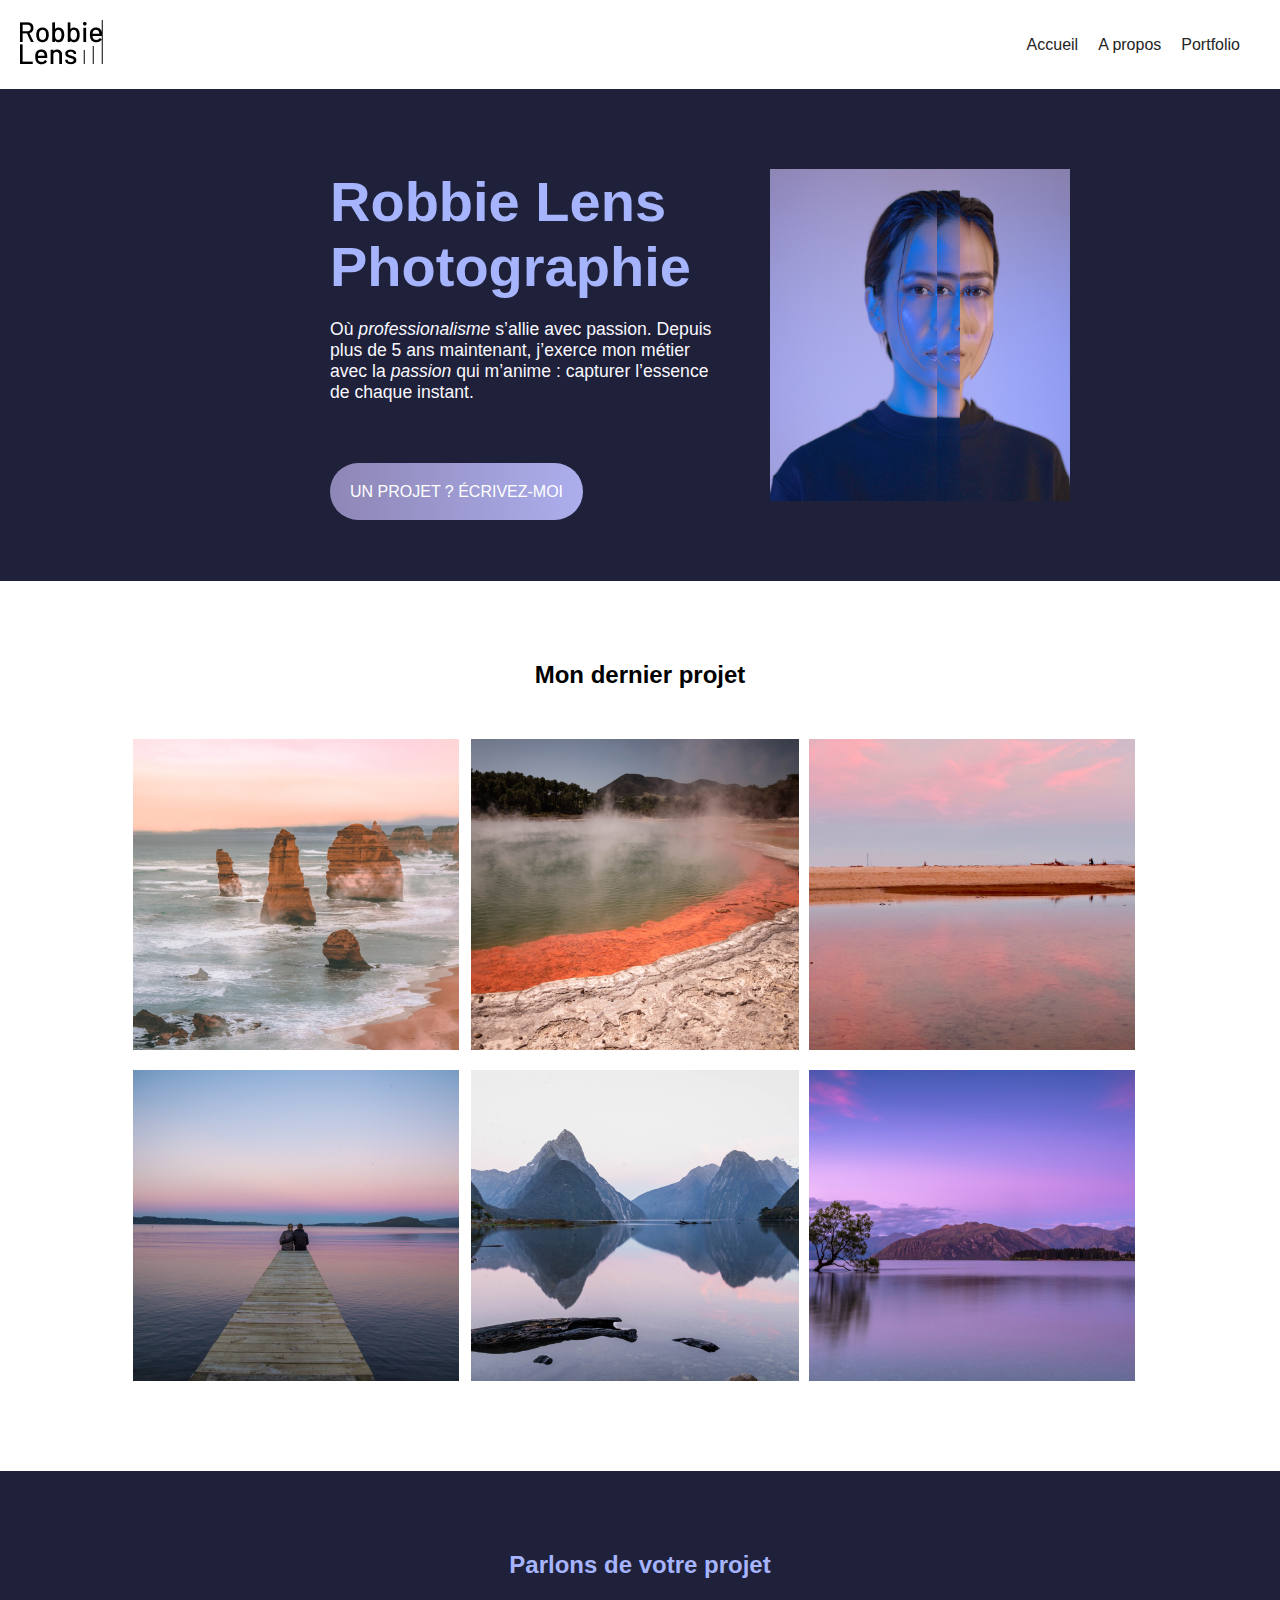
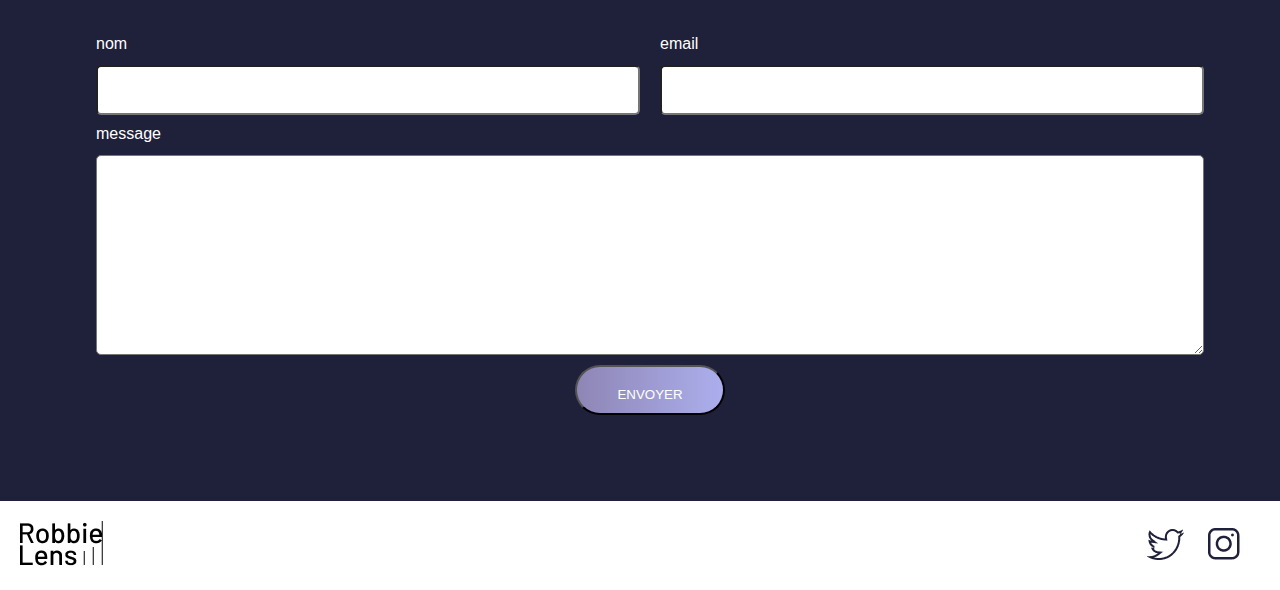
<file: index.html>
<!DOCTYPE html>
<html lang="fr">
  <head>
    <meta charset="UTF-8" />
    <meta http-equiv="X-UA-Compatible" content="IE=edge" />
    <meta name="viewport" content="width=device-width, initial-scale=1.0" />
    <title>Accueil - Robbie Lens Photographie</title>
    <link rel="stylesheet" href="style.css" />
    <link rel="stylesheet" href="style-index.css" />
  </head>
  
  <body>
    <!-- insert le logo -->
    <header>
      <a href="index.html" class="logo">
        <img src="images/logo.png" alt="logo"
      /></a>

      <!--crée la barre de navigation-->  
      <nav>
        <a href="index.html">Accueil</a>
        <a href="a-propos.html">A propos</a>
        <a href="portfolio.html">Portfolio</a>
      </nav>

    </header>

    <main>
      <section class="content-home">
        <!-- Paragraphe de présentation -->
        <div class="content">
          <h1>Robbie Lens Photographie</h1>
          <p>
            Où <em>professionalisme</em> s’allie avec passion. Depuis plus de 5
            ans maintenant, j’exerce mon métier avec la <em>passion</em> qui
            m’anime : capturer l’essence de chaque instant.
          </p>

          <!--insert un bouton call to action -->
          <a href="mailto:robbie.lens@gmail.com" class="cta"
            >Un projet ? écrivez-moi</a
          >
        </div>

        <!--insert le portrait de Robbie lens-->
        <img
          src="images/robbie-lens.png"
          alt="image de Robbie Lens"
          class="picture-home"
        />
      </section>

      <!--crée une section pour afficher les derniers clichés-->

      <section class="last-project">
        <h2>Mon dernier projet</h2>

        <div class="first-rank">
          <img
            src="images\accueil\element-1.png"
            alt="Twelve apostles - Australie"
          />
          <img
            src="images/accueil/element-2.png"
            alt="Wai-O-Tapu - Nouvelle-Zélande"
          />
          <img
            src="images/accueil/element-3.png"
            alt="Parc National d’Abel Tasman - Nouvelle-Zélande"
          />
        </div>

        <div class="second-rank">
          <img
            src="images/accueil/element-4.png"
            alt="Lac Rotorua - Nouvelle-Zélande"
          />
          <img
            src="images/accueil/element-5.png"
            alt="Milford Sound - Nouvelle-Zélande"
          />
          <img
            src="images/accueil/element-6.png"
            alt="Lac Wanaka - Nouvelle-Zélande"
          />
        </div>
      </section>

      <!--crée un formulaire de contact-->
    
      <section class="contact">
        <h2>Parlons de votre projet</h2>

        <form action="" method="post">
          <label for="name" class="name">nom</label>
          <input type="text" id="name" />

          <label for="email" class="email">email</label>
          <input type="email" id="email" />

          <label for="message" class="message">message</label>
          <textarea
            name="message"
            id="message"
            cols="30"
            rows="10"
            value="décrivez brièvement votre projet"
          ></textarea>

          <input type="submit" value="Envoyer" id="btn" class="cta" />
        </form>

      </section>
    </main>

    <!--insère un pied de page avec les différents logos-->
    <footer>
      <a href="index.html" class="logo">
        <img src="images/logo.png" alt="logo"
      /></a>

      <!-- insère les logos des réseaux sociaux   -->
      <div class="icon">                                  
        <a href="https://twitter.com/">
          <img src="images/twitter.png" alt="icone twitter"
        /></a>
        <a href="https://www.instagram.com/"
          ><img src="images/instagram.png" alt="icone instagram"
        /></a>
      </div>
    </footer>
  </body>
</html>
</file>
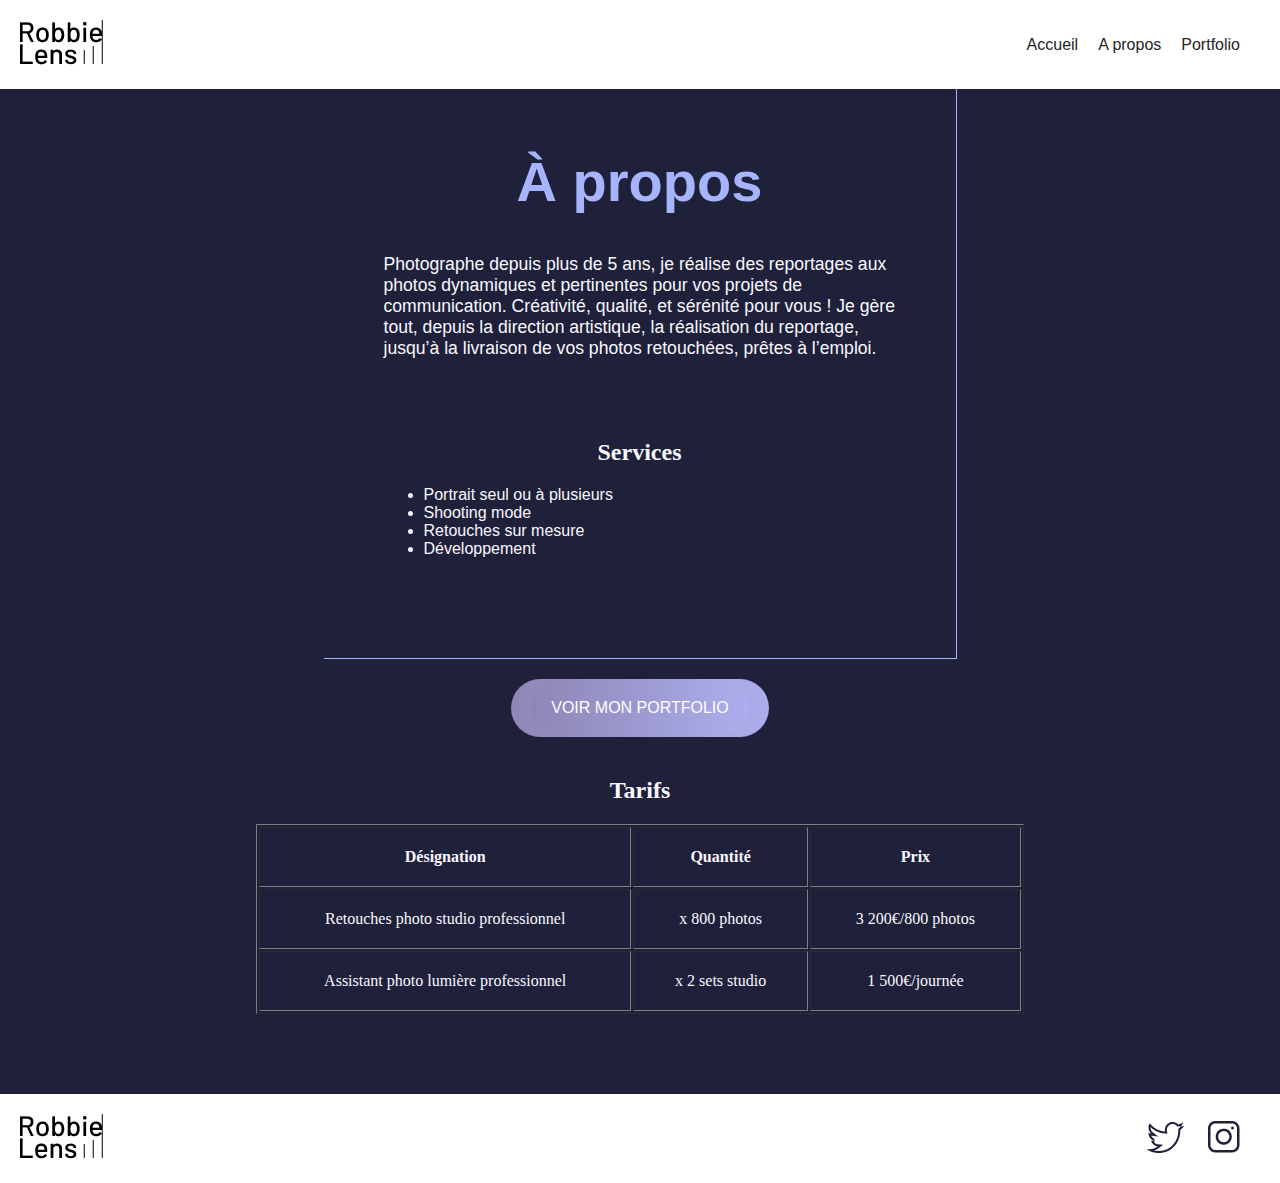
<file: a-propos.html>
<!DOCTYPE html>
<html lang="fr">
  <head>
    <meta charset="UTF-8" />
    <meta http-equiv="X-UA-Compatible" content="IE=edge" />
    <meta name="viewport" content="width=device-width, initial-scale=1.0" />
    <title>A propos</title>
    <link rel="stylesheet" href="style.css" />
    <link rel="stylesheet" href="style-a-propos.css" />
  </head>
  <body>
    <header>

      <!-- insert le logo -->
      <div class="logo">
        <img src="images/logo.png" alt="logo" />
      </div>

      <!-- insert la barre de navigation -->
      <nav>
        <a href="index.html">Accueil</a>
        <a href="a-propos.html">A propos</a>
        <a href="portfolio.html">Portfolio</a>
      </nav>
    </header>

    <main>

      <!-- section pour afficher les compétences -->
      <section class="about">
        <h1>À propos</h1>
        <p>
          Photographe depuis plus de 5 ans, je réalise des reportages aux photos
          dynamiques et pertinentes pour vos projets de communication.
          Créativité, qualité, et sérénité pour vous ! Je gère tout, depuis la
          direction artistique, la réalisation du reportage, jusqu’à la
          livraison de vos photos retouchées, prêtes à l’emploi.
        </p>
        <h2>Services</h2>
        <ul>
          <li>Portrait seul ou à plusieurs</li>
          <li>Shooting mode</li>
          <li>Retouches sur mesure</li>
          <li>Développement</li>
        </ul>
      </section>

      <!-- insert un bouton Call to action -->
      <div class="cta">
        <a href="portfolio.html" class="cta">Voir mon portfolio</a>
      </div>

      <!-- crée un tableau pour afficher les tarifs -->

      <h2>Tarifs</h2>

      <table border="1">
        <tr>
          <th>Désignation</th>
          <th>Quantité</th>
          <th>Prix</th>
        </tr>
        <tr>
          <td>Retouches photo studio professionnel</td>
          <td>x 800 photos</td>
          <td>3 200€/800 photos</td>
        </tr>
        <tr>
          <td>Assistant photo lumière professionnel</td>
          <td>x 2 sets studio</td>
          <td>1 500€/journée</td>
        </tr>
      </table>
    </main>

    <!-- insert un pied de page pour les logos -->
    <footer>
      <a href="index.html" class="logo">
        <img src="images/logo.png" alt="logo"
      /></a>

      <div class="icon">
        <a href="https://twitter.com/">
          <img src="images/twitter.png" alt="icone twitter"
        /></a>
        <a href="https://www.instagram.com/"
          ><img src="images/instagram.png" alt="icone instagram"
        /></a>
      </div>
    </footer>
  </body>
</html>
</file>
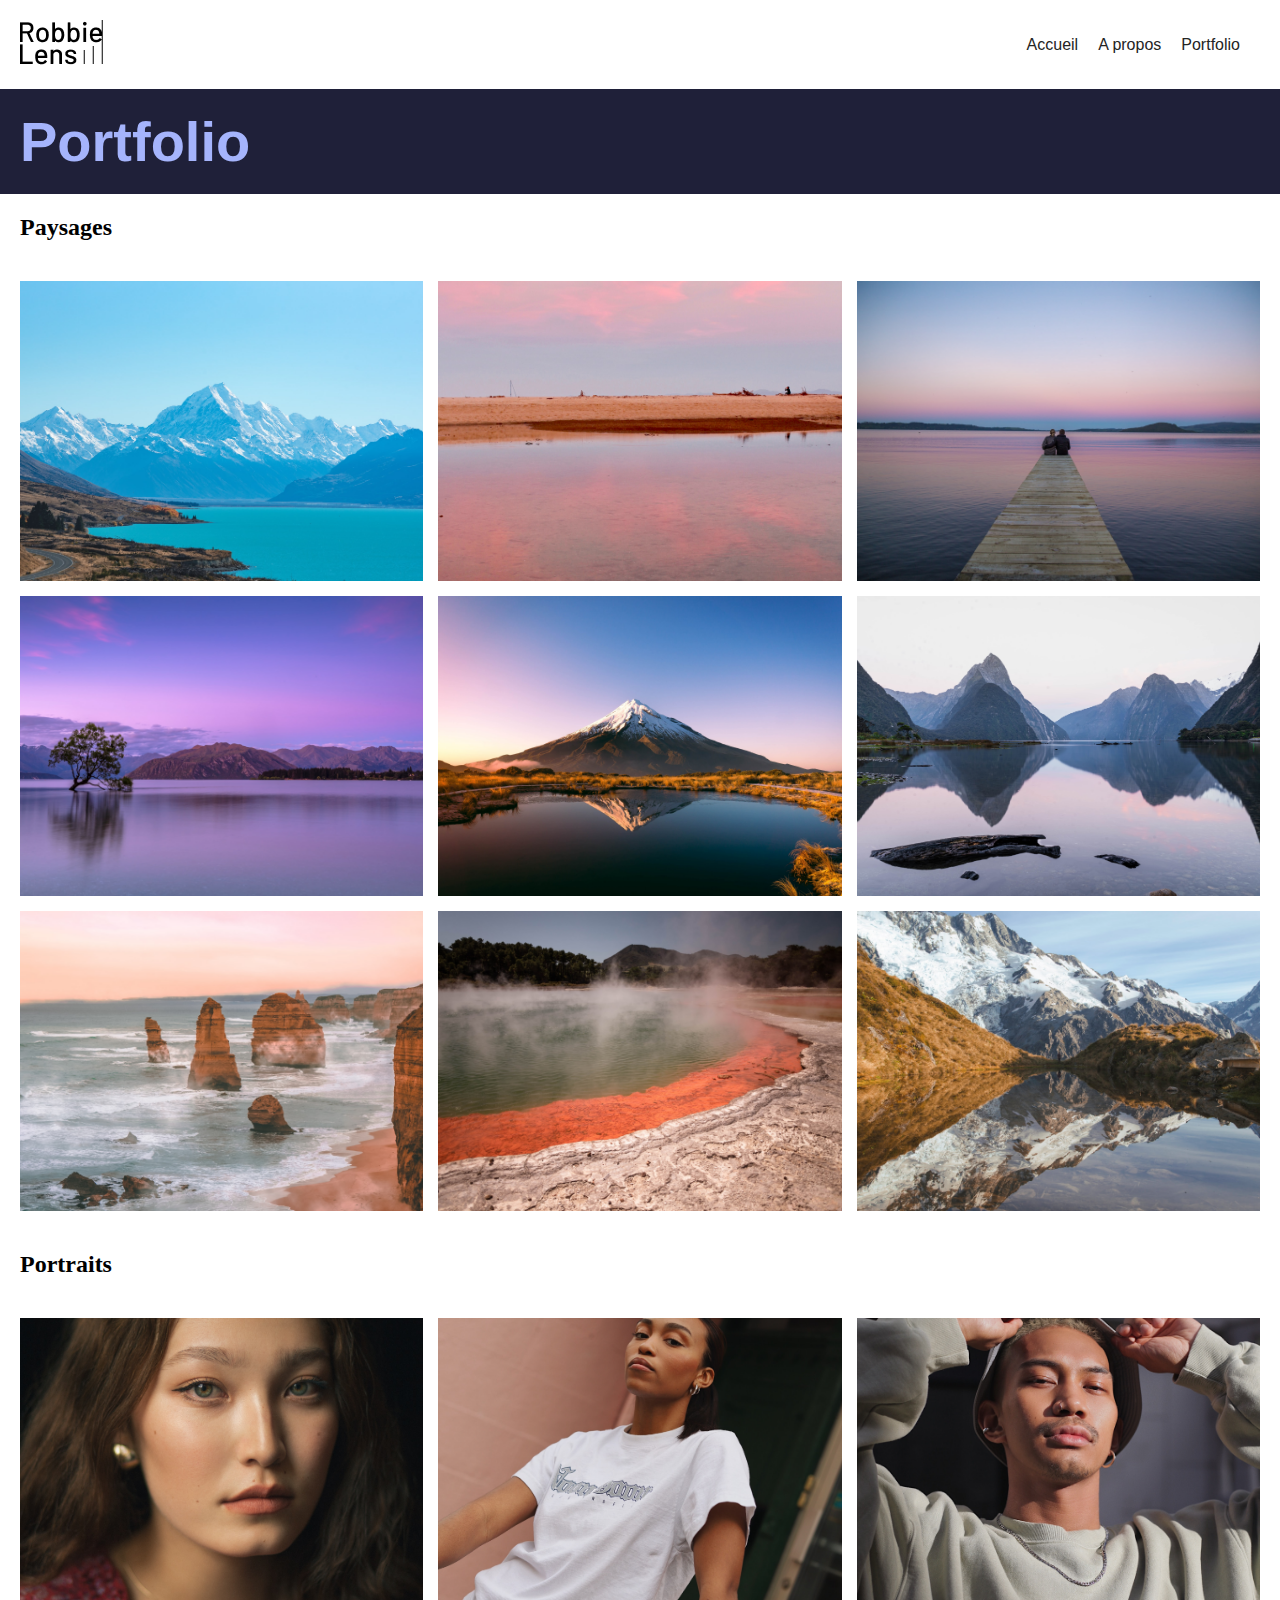
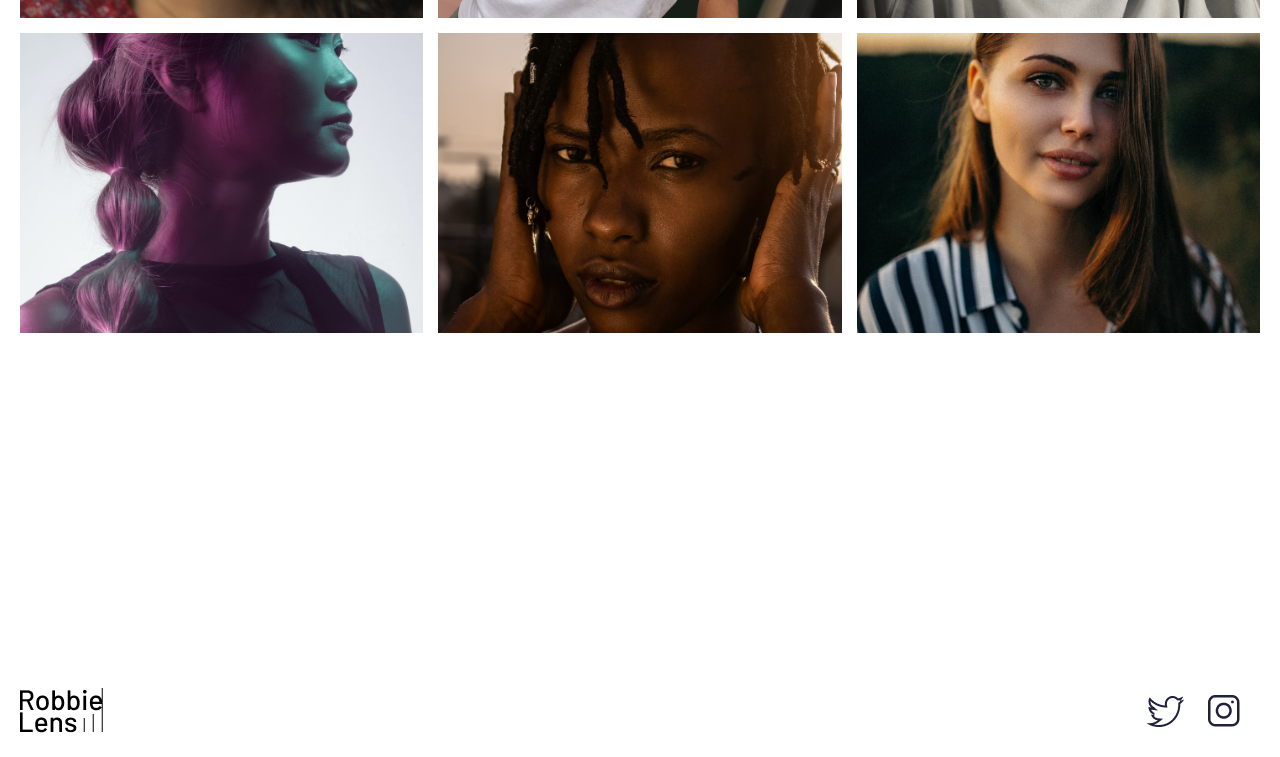
<file: portfolio.html>
<!DOCTYPE html>
<html lang="fr">
  <head>
    <meta charset="UTF-8" />
    <meta http-equiv="X-UA-Compatible" content="IE=edge" />
    <meta name="viewport" content="width=device-width, initial-scale=1.0" />
    <title>Portfolio</title>
    <link rel="stylesheet" href="style.css" />
    <link rel="stylesheet" href="style-portfolio.css" />
  </head>

  <body>

    <header>

      <!-- insert le logo -->
      <div class="logo">
        <img src="images/logo.png" alt="logo" />
      </div>

      <!-- insert la barre de navigation -->
      <nav>
        <a href="index.html">Accueil</a>
        <a href="a-propos.html">A propos</a>
        <a href="portfolio.html">Portfolio</a>
      </nav>
    </header>
    <main>
      <h1>Portfolio</h1>

      <section class="project">
        <h2>Paysages</h2>
        <div class="paysage">
          <a href="images/portfolio/paysage1.jpg"
            ><img
              src="images/portfolio/paysage1.jpg"
              alt="Mont Aoraki - Nouvelle-Zélande"
          /></a>
          <a href="images/portfolio/paysage2.jpg"
            ><img
              src="images/portfolio/paysage2.jpg"
              alt="Parc National d’Abel Tasman - Nouvelle-Zélande"
          /></a>
          <a href="images/portfolio/paysage3.jpg"
            ><img
              src="images/portfolio/paysage3.jpg"
              alt="Lac Rotorua - Nouvelle-Zélande"
          /></a>
          <a href="images/portfolio/paysage4.jpg"
            ><img
              src="images/portfolio/paysage4.jpg"
              alt="Lac Wanaka - Nouvelle-Zélande"
          /></a>
          <a href="images/portfolio/paysage5.jpg"
            ><img
              src="images/portfolio/paysage5.jpg"
              alt="Mont Taranaki - Nouvelle-Zélande"
          /></a>
          <a href="images/portfolio/paysage6.jpg"
            ><img
              src="images/portfolio/paysage6.jpg"
              alt="Milford Sound - Nouvelle-Zélande"
          /></a>
          <a href="images/portfolio/paysage7.jpg"
            ><img
              src="images/portfolio/paysage7.jpg"
              alt="Twelve Apostle - Australie"
          /></a>
          <a href="images/portfolio/paysage8.jpg"
            ><img
              src="images/portfolio/paysage8.jpg"
              alt="Wai-O-Tapu - Nouvelle-Zélande"
          /></a>
          <a href="images/portfolio/paysage9.jpg"
            ><img
              src="images/portfolio/paysage9.jpg"
              alt="Mont Cook - Nouvelle Zélande"
          /></a>
        </div>
        <h2>Portraits</h2>

        <div class="portrait">
          <a href="images/portfolio/portrait1.jpg"
            ><img
              src="images/portfolio/portrait1.jpg"
              alt="Portrait jeune femme 1"
          /></a>
          <a href="images/portfolio/portrait2.jpg"
            ><img
              src="images/portfolio/portrait2.jpg"
              alt="Portrait jeune femme 2"
          /></a>
          <a href="images/portfolio/portrait3.jpg"
            ><img
              src="images/portfolio/portrait3.jpg"
              alt="Portrait jeune homme 3"
          /></a>
          <a href="images/portfolio/portrait4.jpg"
            ><img
              src="images/portfolio/portrait4.jpg"
              alt="Portrait jeune femme 4"
          /></a>
          <a href="images/portfolio/portrait5.jpg"
            ><img
              src="images/portfolio/portrait5.jpg"
              alt="Portrait jeune femme 5"
          /></a>
          <a href="images/portfolio/portrait6.jpg"
            ><img
              src="images/portfolio/portrait6.jpg"
              alt="Portrait jeune femme 6"
          /></a>
        </div>
      </section>
    </main>

    <!-- insert un pied de page pour les logos -->
    <footer>
      <a href="index.html" class="logo">
        <img src="images/logo.png" alt="logo"
      /></a>

      <div class="icon">
        <a href="https://twitter.com/">
          <img src="images/twitter.png" alt="icone twitter"
        /></a>
        <a href="https://www.instagram.com/"
          ><img src="images/instagram.png" alt="icone instagram"
        /></a>
      </div>
    </footer>
  </body>
</html>
</file>
<file: style.css>
* {
  margin: 0;
}

/* *********************** POLICES ******************************* */

@import url("https://fonts.googleapis.com/css2?family=Manrope&family=Montserrat&display=swap");

/* *********************** BODY ******************************* */

body {
  background-color: #1f2039;
}


/* *********************** HEADER ******************************* */

header {
  background-color: white;
  padding: 20px;
  display: flex;
  justify-content: space-between;
}

.logo img:hover {
  opacity: 0.5;
}

nav {
  display: flex;
  flex-direction: row;
  align-items: center;
  justify-content: space-around;
}

nav a {
  color: #242424;
  text-decoration: none;
  font-family: "Manrope", sans-serif;
  margin-right: 20px;
}

nav a:hover {
  text-decoration: underline;
}


/* *********************** BODY ******************************* */

h1 {
  font-size: 3.5em;
  color: #a5b4fc;
  font-family: "Montserrat", sans-serif;
}

p {
  font-size: 1.1em;
  font-family: "Manrope", sans-serif;
  color: #f9f8ff;
}

/* *********************** CLASSE CTA ******************************* */

.cta {
  background: linear-gradient(90deg, #8e86b5, #acaeed);
  font-family: "Montserrat", sans-serif;
  color: white;
  border-radius: 50px;
  padding: 20px;
  text-decoration: none;
  text-transform: uppercase;
}

.cta:hover {
  background: linear-gradient(90deg, #696484, #8788ba);
}

.cta a {
  text-decoration: none;
}

/* *********************** FOOTER ******************************* */

footer {
  display: flex;
  justify-content: space-between;
  align-items: center;
  background-color: white;
  padding: 20px;
}

.icon a {
  margin-right: 20px;
}

.icon:hover {
  opacity: 0.5;
}
</file>
<file: style-index.css>
/* ********************* STYLE GENERAL ********************** */

section{
  padding: 80px;
}

h2 {
  text-align: center;
  padding-bottom: 40px;
  font-size: 1.5em;
  font-family: "Manrope", sans-serif;
}

/* ********************* SECTION CONTENT-HOME ********************** */

.content{
  width: 40%;
}

.content-home {
  display: flex;
  margin-left: 120px;
  justify-content: center;
}



.content p {
  padding: 20px 0px 40px 0px;
  margin-bottom: 40px;
}

.picture-home {
  width: 30%;
  margin-left: 40px;
}

.last-project {
  display: grid;
  background-color: white;
  justify-content: center;
}

/* ********************* SECTION LAST PROJECT ********************** */
.first-rank,
.second-rank {
  display: grid;
  grid-template-columns: 1fr 1fr 1fr;
  padding: 10px;
}

.first-rank img,
.second-rank img {
  margin-right: 10px;
}

.contact h2 {
  color: #a5b4fc;
}

/* ********************* SECTION CONTACT ********************** */

form {
  color: white;
  display: grid;
  font-family: "Manrope", sans-serif;
  margin: 15px;
  border: 1px solid #1f2039;
  padding-bottom: 20px;
  grid-template-columns: 50% 50%;
  grid-template-rows: 20px 50px 20px 200px 20px;
  row-gap: 10px;
  column-gap: 20px;
  grid-template-areas:
    "la1 la2"
    "i1 i2"
    "la3 vi"
    "ta ta"
    "bt bt";
}

textarea {
  grid-area: ta;
}
.name {
  grid-area: la1;
}
#name {
  grid-area: i1;
}
.email {
  grid-area: la2;
}
#email {
  grid-area: i2;
}

#btn {
  grid-area: bt;
  width: 150px;
  height: 50px;
  background: linear-gradient(90deg, #8e86b5, #acaeed);
  color: white;
  border-radius: 50px;
  text-transform: uppercase;
  justify-self: center;
}

#btn:hover {
  background: linear-gradient(90deg, #696484, #8788ba);
}

input,
textarea {
  border-radius: 5px;
}
</file>
<file: style-a-propos.css>
/* ********************* STYLE GENERAL  *************************** */

h1, h2{
  text-align: center;
}

h1, p,ul{
  padding-bottom: 40px;

  
}

h2{
  color: #f9f8ff;
  padding-top: 40px;
  padding-bottom: 20px;
  font-size: 1.5em;
}

p,ul{
  font-size: 1.1em;
}

ul {
  font-size: 1em;
  font-family: "Manrope", sans-serif;
  color: #f9f8ff;
  
}

/* ********************* MAIN *************************** */

main {
  margin: 0;
  padding: 0;
  display: flex;
  flex-direction: column;
  justify-content: center;
  align-items: center;
}

/* ********************* SECTION ABOUT *************************** */

.about {
  border-right: 1px solid #a5b4fc;
  border-bottom: 1px solid #a5b4fc;
  padding: 60px;
  width: 40%;
  display: flex;
  flex-direction: column;
  justify-content: center;
  margin-bottom: 20px;
  }

/* ********************* TABLEAU *************************** */  

  table{
    color: #f9f8ff;
    width: 60%;
    text-align: center;
    margin-bottom: 80px;
  }

    th,td{
      padding: 20px;
    }
</file>
<file: style-portfolio.css>
/* ********************* STYLE GENERAL ********************** */

h1,h2{
  padding: 20px;
}

/* ********************* SECTION PROJET ********************** */

.project{
  background-color: white;
}

.paysage,
.portrait {
  display: grid;
  grid-template-columns: 1fr 1fr 1fr;
  grid-template-rows: 300px 300px 300px;
  gap: 15px;
  padding: 20px;
  
}

.paysage img,
.portrait img {
  width: 100%;
  height: 100%;
  object-fit: cover;
  
}
</file>
